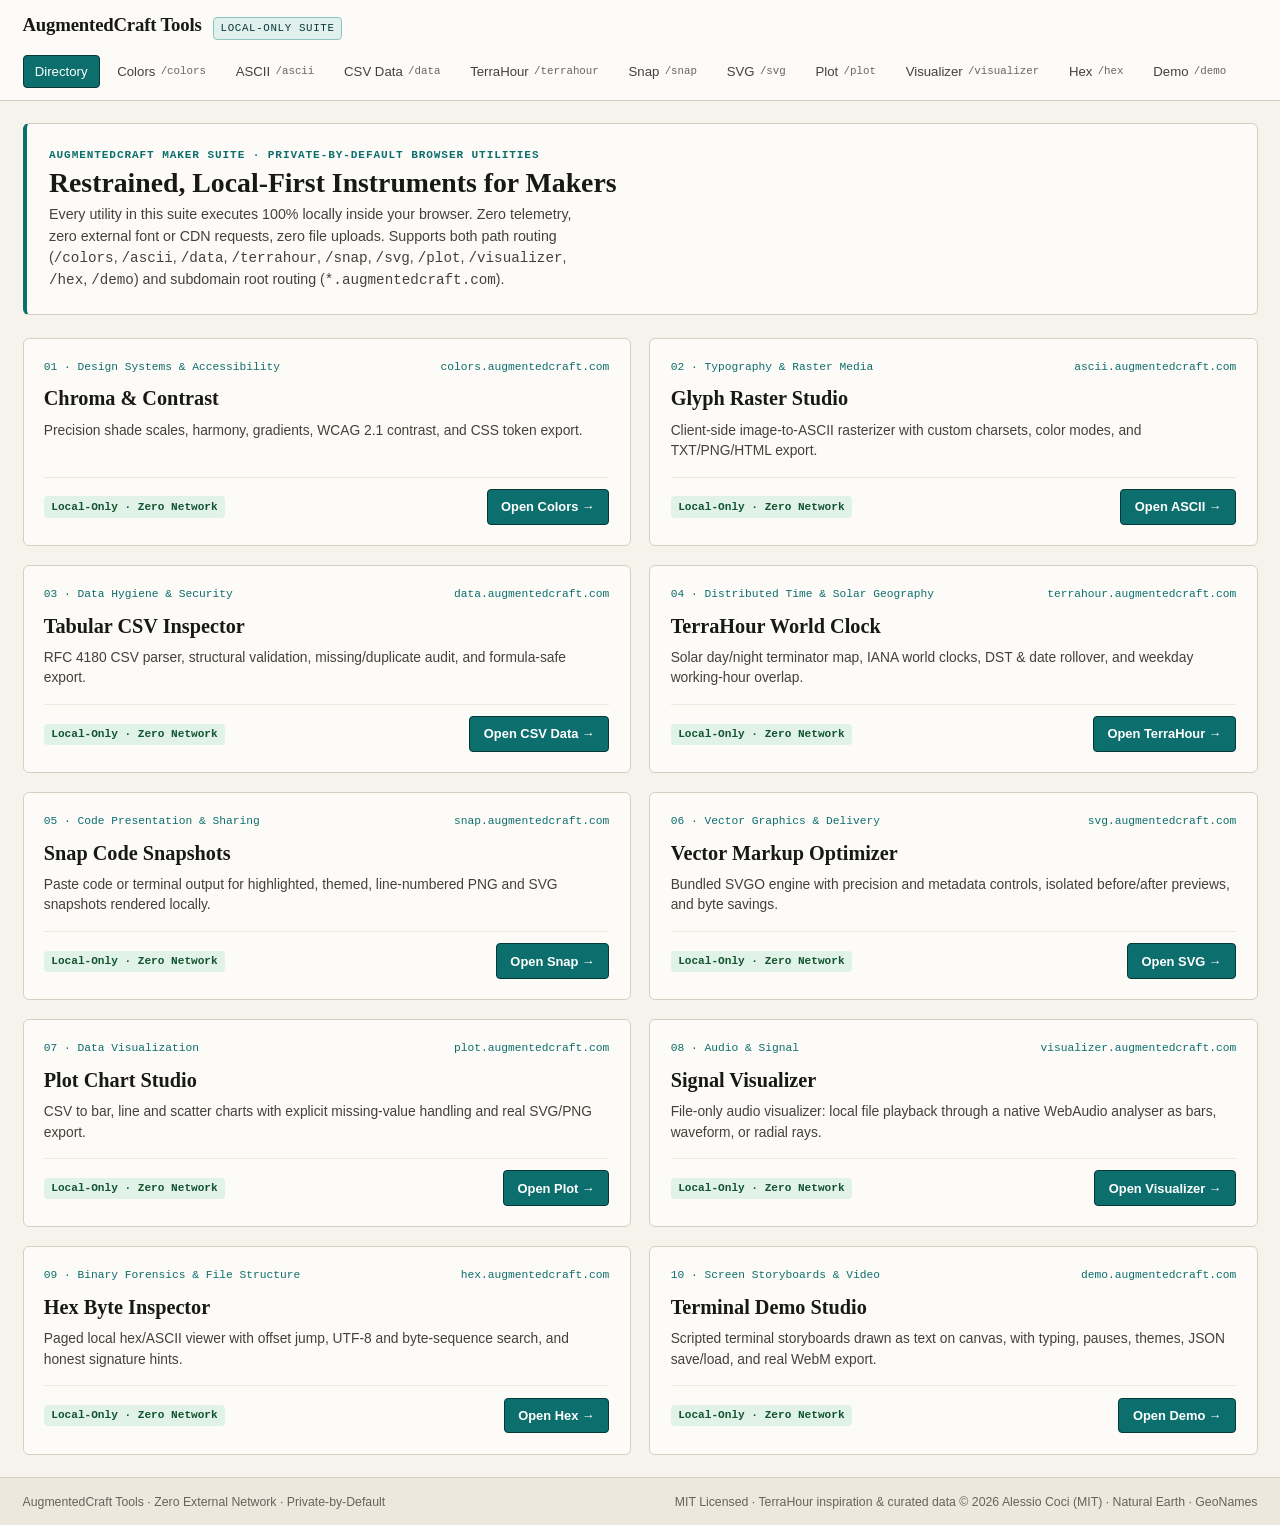
<file: index.html>
<!DOCTYPE html>
<html lang="en">
<head>
  <meta charset="UTF-8" />
  <meta name="viewport" content="width=device-width, initial-scale=1.0" />
  <meta name="description" content="AugmentedCraft Tools — Private-by-default browser-native utilities for makers: Colors, ASCII, CSV Data, TerraHour, Snap, SVG, Plot, Visualizer, Hex, and Demo." />
  <title>AugmentedCraft Tools — Browser-Native Maker Suite</title>
  <script type="module" crossorigin src="/assets/index-iXBiWmP9.js"></script>
  <link rel="stylesheet" crossorigin href="/assets/index-Cx0c1ZrE.css">
</head>
<body>
  <a href="#main-content" class="skip-link">Skip to main workspace</a>
  <div id="app"></div>
</body>
</html>
</file>
<file: assets/index-Cx0c1ZrE.css>
:root{--bg-paper:#f6f3ec;--bg-surface:#fdfbf7;--bg-recessed:#ede8dd;--bg-subtle:#e5dfd2;--ink-primary:#181816;--ink-secondary:#43413b;--ink-muted:#66635b;--teal-primary:#0d6e6e;--teal-hover:#095252;--teal-deep:#063838;--teal-tint:#dff0ed;--teal-border:#8ec4be;--status-pass-bg:#e1f2e8;--status-pass-ink:#125430;--status-warn-bg:#faeed7;--status-warn-ink:#6e4808;--status-err-bg:#fbe5e3;--status-err-ink:#7d1a14;--status-err-border:#dc8c85;--border-hairline:#d6cfc2;--border-strong:#9e9789;--font-editorial:"Iowan Old Style", "Palatino Linotype", "URW Palladio L", P052, Georgia, serif;--font-sans:-apple-system, BlinkMacSystemFont, "Segoe UI", Roboto, Oxygen, Ubuntu, Cantarell, sans-serif;--font-mono:ui-monospace, "SFMono-Regular", "JetBrains Mono", Menlo, Monaco, Consolas, monospace;--radius-sm:4px;--radius-md:6px;--shadow-card:0 1px 3px #1818160d;--transition-calm:.14s ease-out}*,:before,:after{box-sizing:border-box}html,body{background-color:var(--bg-paper);color:var(--ink-primary);font-family:var(--font-sans);-webkit-font-smoothing:antialiased;margin:0;padding:0;font-size:15px;line-height:1.5}.skip-link{z-index:999;background:var(--teal-primary);color:#fff;border-radius:var(--radius-sm);padding:.5rem 1rem;font-weight:600;text-decoration:none;position:absolute;top:-100px;left:1rem}.skip-link:focus{top:.75rem}:focus-visible{outline:2px solid var(--teal-primary);outline-offset:2px}.suite-shell{flex-direction:column;min-height:100vh;display:flex}.suite-header{background:var(--bg-surface);border-bottom:1px solid var(--border-hairline);z-index:20;padding:.75rem 1.5rem;position:sticky;top:0}.header-inner{flex-wrap:wrap;justify-content:space-between;align-items:center;gap:1rem;max-width:1320px;margin:0 auto;display:flex}.brand-group{align-items:baseline;gap:.75rem;display:flex}.brand-link{font-family:var(--font-editorial);color:var(--ink-primary);letter-spacing:-.01em;font-size:1.25rem;font-weight:700;text-decoration:none}.brand-link:hover{color:var(--teal-primary)}.brand-badge{font-family:var(--font-mono);text-transform:uppercase;letter-spacing:.06em;background:var(--teal-tint);color:var(--teal-deep);border:1px solid var(--teal-border);border-radius:var(--radius-sm);padding:.15rem .45rem;font-size:.72rem}.suite-nav{flex-wrap:wrap;align-items:center;gap:.35rem;display:flex}.nav-link{border-radius:var(--radius-sm);color:var(--ink-secondary);transition:background-color var(--transition-calm), color var(--transition-calm);border:1px solid #0000;align-items:center;gap:.35rem;padding:.4rem .75rem;font-size:.88rem;font-weight:500;text-decoration:none;display:inline-flex}.nav-link:hover{background:var(--bg-recessed);color:var(--ink-primary)}.nav-link[aria-current=page]{background:var(--teal-primary);color:#fff;border-color:var(--teal-deep)}.nav-code{font-family:var(--font-mono);opacity:.8;font-size:.72rem}.suite-main{flex:1;width:100%;max-width:1320px;margin:0 auto;padding:1.5rem}.suite-footer{border-top:1px solid var(--border-hairline);background:var(--bg-recessed);color:var(--ink-muted);padding:1rem 1.5rem;font-size:.82rem}.footer-inner{flex-wrap:wrap;justify-content:space-between;align-items:center;gap:.75rem;max-width:1320px;margin:0 auto;display:flex}.workspace-header{border-bottom:1px solid var(--border-hairline);flex-wrap:wrap;justify-content:space-between;align-items:flex-end;gap:1rem;margin-bottom:1.25rem;padding-bottom:1rem;display:flex}.workspace-kicker{font-family:var(--font-mono);text-transform:uppercase;letter-spacing:.08em;color:var(--teal-primary);margin:0 0 .25rem;font-size:.74rem;font-weight:600}.workspace-title{font-family:var(--font-editorial);color:var(--ink-primary);margin:0 0 .35rem;font-size:1.85rem;line-height:1.15}.workspace-subtitle{color:var(--ink-secondary);max-width:68ch;margin:0;font-size:.95rem}.panel-grid{grid-template-columns:repeat(12,minmax(0,1fr));gap:1.25rem;display:grid}.panel-grid>*{min-width:0}.col-4{grid-column:span 4}.col-5{grid-column:span 5}.col-6{grid-column:span 6}.col-7{grid-column:span 7}.col-8{grid-column:span 8}.col-12{grid-column:span 12}.panel{background:var(--bg-surface);border:1px solid var(--border-hairline);border-radius:var(--radius-md);box-shadow:var(--shadow-card);padding:1.15rem}.panel-title{font-family:var(--font-editorial);border-bottom:1px solid var(--border-hairline);justify-content:space-between;align-items:center;margin:0 0 .75rem;padding-bottom:.45rem;font-size:1.12rem;font-weight:700;display:flex}.directory-hero{background:var(--bg-surface);border:1px solid var(--border-hairline);border-left:4px solid var(--teal-primary);border-radius:var(--radius-md);margin-bottom:1.5rem;padding:1.5rem}.directory-grid{grid-template-columns:repeat(2,1fr);gap:1.25rem;display:grid}.tool-card{background:var(--bg-surface);border:1px solid var(--border-hairline);border-radius:var(--radius-md);transition:border-color var(--transition-calm), transform var(--transition-calm);flex-direction:column;justify-content:space-between;padding:1.35rem;display:flex}.tool-card:hover{border-color:var(--teal-primary)}.tool-card-meta{font-family:var(--font-mono);color:var(--teal-primary);justify-content:space-between;align-items:center;margin-bottom:.5rem;font-size:.75rem;display:flex}.tool-card h2{font-family:var(--font-editorial);margin:0 0 .45rem;font-size:1.35rem}.tool-card p{color:var(--ink-secondary);margin:0 0 1rem;font-size:.92rem}.tool-card-actions{border-top:1px solid var(--bg-recessed);justify-content:space-between;align-items:center;padding-top:.75rem;display:flex}.control-group{flex-direction:column;gap:.3rem;margin-bottom:.85rem;display:flex}.control-row{flex-wrap:wrap;align-items:center;gap:.75rem;display:flex}label,.field-label{color:var(--ink-secondary);font-size:.82rem;font-weight:600}input[type=text],input[type=number],input[type=search],select,textarea{width:100%;font-family:var(--font-sans);color:var(--ink-primary);background:var(--bg-paper);border:1px solid var(--border-strong);border-radius:var(--radius-sm);padding:.48rem .65rem;font-size:.9rem}input.mono-input,textarea.mono-input{font-family:var(--font-mono);font-size:.84rem}input[type=color]{border:1px solid var(--border-strong);border-radius:var(--radius-sm);background:var(--bg-paper);cursor:pointer;width:44px;height:36px;padding:2px}input[type=range]{width:100%;accent-color:var(--teal-primary)}.btn{border-radius:var(--radius-sm);border:1px solid var(--border-strong);background:var(--bg-paper);color:var(--ink-primary);cursor:pointer;transition:background-color var(--transition-calm), border-color var(--transition-calm);justify-content:center;align-items:center;gap:.4rem;padding:.48rem .9rem;font-size:.86rem;font-weight:600;text-decoration:none;display:inline-flex}.btn:hover{background:var(--bg-subtle)}.btn-primary{background:var(--teal-primary);color:#fff;border-color:var(--teal-deep)}.btn-primary:hover{background:var(--teal-hover)}.btn-sm{padding:.3rem .6rem;font-size:.78rem}.alert-banner{border-radius:var(--radius-sm);border:1px solid var(--status-err-border);background:var(--status-err-bg);color:var(--status-err-ink);margin-bottom:1rem;padding:.65rem .9rem;font-size:.86rem;font-weight:500}.notice-banner{border-radius:var(--radius-sm);border:1px solid var(--teal-border);background:var(--teal-tint);color:var(--teal-deep);margin-bottom:1rem;padding:.6rem .9rem;font-size:.84rem}.badge{border-radius:var(--radius-sm);font-family:var(--font-mono);align-items:center;padding:.15rem .5rem;font-size:.74rem;font-weight:600;display:inline-flex}.badge-pass{background:var(--status-pass-bg);color:var(--status-pass-ink)}.badge-warn{background:var(--status-warn-bg);color:var(--status-warn-ink)}.badge-fail{background:var(--status-err-bg);color:var(--status-err-ink)}.shades-grid{grid-template-columns:repeat(5,1fr);gap:.6rem;display:grid}.shade-card{border:1px solid var(--border-hairline);border-radius:var(--radius-sm);background:var(--bg-paper);overflow:hidden}.shade-swatch{border-bottom:1px solid var(--border-hairline);width:100%;height:52px}.shade-meta{font-family:var(--font-mono);flex-direction:column;gap:.15rem;padding:.4rem .5rem;font-size:.74rem;display:flex}.harmony-strip{grid-template-columns:repeat(auto-fit,minmax(110px,1fr));gap:.6rem;display:grid}.harmony-item{border:1px solid var(--border-hairline);border-radius:var(--radius-sm);background:var(--bg-paper);font-family:var(--font-mono);padding:.45rem;font-size:.75rem}.harmony-color-box{border:1px solid #0000001f;border-radius:3px;height:36px;margin-bottom:.35rem}.gradient-preview{border-radius:var(--radius-sm);border:1px solid var(--border-strong);height:76px;margin-bottom:.6rem}.contrast-preview-box{border-radius:var(--radius-sm);border:1px solid var(--border-strong);margin-bottom:.75rem;padding:1rem}.dropzone{border:2px dashed var(--teal-border);background:var(--bg-paper);border-radius:var(--radius-md);text-align:center;cursor:pointer;margin-bottom:.85rem;padding:1rem}.dropzone.dragover{background:var(--teal-tint);border-color:var(--teal-primary)}.ascii-output-wrap{grid-template-columns:minmax(0,1fr);gap:1rem;display:grid}.ascii-output-wrap>*{min-width:0}.ascii-pre{background:var(--bg-paper);color:var(--ink-primary);border:1px solid var(--border-hairline);border-radius:var(--radius-sm);font-family:var(--font-mono);letter-spacing:.04em;max-height:400px;margin:0;padding:.85rem;font-size:8px;line-height:1.05;overflow-x:auto}.ascii-canvas{border:1px solid var(--border-hairline);border-radius:var(--radius-sm);max-width:100%;height:auto;display:block}.metrics-strip{grid-template-columns:repeat(5,1fr);gap:.75rem;margin-bottom:1rem;display:grid}.metric-box{background:var(--bg-paper);border:1px solid var(--border-hairline);border-radius:var(--radius-sm);padding:.65rem .8rem}.metric-label{color:var(--ink-muted);text-transform:uppercase;letter-spacing:.04em;font-size:.75rem;font-family:var(--font-mono)}.metric-value{font-family:var(--font-editorial);color:var(--ink-primary);font-size:1.45rem;font-weight:700}.table-scroll{border:1px solid var(--border-hairline);border-radius:var(--radius-sm);max-height:440px;overflow-x:auto}.data-table{border-collapse:collapse;width:100%;font-size:.84rem}.data-table th,.data-table td{border-bottom:1px solid var(--border-hairline);text-align:left;vertical-align:top;white-space:pre-wrap;padding:.5rem .7rem}.data-table th{background:var(--bg-recessed);font-weight:700;position:sticky;top:0}.data-table td.cell-missing{background:var(--status-warn-bg);color:var(--status-warn-ink);font-style:italic}.data-table td.cell-formula{background:var(--status-err-bg);color:var(--status-err-ink);font-family:var(--font-mono)}.terrahour-map-wrap{border:1px solid var(--border-strong);border-radius:var(--radius-sm);background:#102024;margin-bottom:.75rem;overflow:hidden}.terrahour-canvas{width:100%;height:auto;display:block}.overlap-bar-grid{border:1px solid var(--border-strong);border-radius:var(--radius-sm);background:var(--bg-recessed);grid-template-columns:repeat(96,1fr);height:22px;margin:.5rem 0;display:grid;overflow:hidden}.overlap-slot{height:100%}.overlap-slot.slot-open{background:var(--teal-primary)}.overlap-slot.slot-partial{background:#9ec5bf}.clocks-grid{grid-template-columns:repeat(auto-fill,minmax(275px,1fr));gap:.85rem;display:grid}.clock-card{background:var(--bg-paper);border:1px solid var(--border-hairline);border-radius:var(--radius-sm);flex-direction:column;gap:.45rem;padding:.85rem;display:flex}.clock-card-top{justify-content:space-between;align-items:flex-start;gap:.5rem;display:flex}.clock-city-name{font-family:var(--font-editorial);margin:0;font-size:1.15rem;font-weight:700}.clock-time-big{font-family:var(--font-mono);color:var(--teal-deep);font-size:1.4rem;font-weight:700}.clock-badges{flex-wrap:wrap;gap:.35rem;display:flex}.search-results-list{border:1px solid var(--border-hairline);border-radius:var(--radius-sm);background:var(--bg-paper);max-height:210px;margin:.5rem 0 0;padding:0;list-style:none;overflow-y:auto}.search-result-item{border-bottom:1px solid var(--border-hairline);justify-content:space-between;align-items:center;padding:.4rem .65rem;font-size:.84rem;display:flex}@media (width<=960px){.col-4,.col-5,.col-6,.col-7,.col-8{grid-column:span 12}.directory-grid{grid-template-columns:1fr}.shades-grid,.metrics-strip{grid-template-columns:repeat(2,1fr)}}@media (width<=600px){.suite-header,.suite-main,.suite-footer{padding-left:1rem;padding-right:1rem}.workspace-title{font-size:1.45rem}}.snap-input{resize:vertical;white-space:pre;tab-size:4;min-height:15rem;line-height:1.45;overflow:auto}.snap-help{color:var(--ink-muted);font-size:.76rem}.snap-options{grid-template-columns:repeat(2,minmax(0,1fr));column-gap:.85rem;display:grid}.snap-options>*{min-width:0}.snap-span-2{grid-column:1/-1}.snap-range-head{justify-content:space-between;align-items:baseline;gap:.5rem;display:flex}.snap-range-head output{font-family:var(--font-mono);color:var(--ink-muted);font-size:.76rem}.snap-check{cursor:pointer;align-items:center;gap:.4rem;display:inline-flex}.snap-meta{font-family:var(--font-mono);color:var(--ink-muted);flex-wrap:wrap;justify-content:space-between;gap:.5rem;margin:0 0 .75rem;font-size:.76rem;display:flex}.snap-preview{background:var(--bg-recessed);border:1px solid var(--border-hairline);border-radius:var(--radius-sm);justify-content:center;padding:1rem;display:flex;overflow:hidden}.snap-canvas{border-radius:var(--radius-sm);max-width:100%;height:auto;display:block;box-shadow:0 6px 18px #1818161f}@media (width<=600px){.snap-options{grid-template-columns:minmax(0,1fr)}.snap-preview{padding:.5rem}}.svg-warning{border-radius:var(--radius-sm);border:1px solid #e3c48a;border-left:4px solid var(--status-warn-ink);background:var(--status-warn-bg);color:var(--status-warn-ink);overflow-wrap:anywhere;margin-bottom:1.1rem;padding:.7rem .95rem;font-size:.86rem}.svg-warning strong{color:#4f3305}.svg-grid{align-items:start}.svg-dropzone{flex-direction:column;align-items:center;gap:.25rem;display:flex}.svg-dropzone-hint{color:var(--ink-muted);font-size:.8rem}.svg-filename{font-family:var(--font-mono);color:var(--teal-deep);overflow-wrap:anywhere;max-width:100%;font-size:.76rem}.svg-file-input{opacity:0;pointer-events:none;width:1px;height:1px;position:absolute}.svg-textarea{resize:vertical;white-space:pre;max-width:100%;min-height:9rem;line-height:1.4;overflow:auto}.svg-output{background:var(--bg-surface);min-height:11rem}.svg-actions{margin-bottom:.6rem}.svg-limits-note,.svg-privacy{color:var(--ink-muted);margin:0 0 .9rem;font-size:.78rem}.svg-privacy{border-top:1px solid var(--bg-recessed);margin:.75rem 0 0;padding-top:.6rem}.svg-options-title{margin-top:.4rem}.svg-toggles{border:0;gap:.45rem;min-width:0;margin:0;padding:0;display:grid}.svg-toggles legend{margin-bottom:.4rem}.svg-toggle{cursor:pointer;align-items:flex-start;gap:.55rem;font-weight:500;display:flex}.svg-toggle input{accent-color:var(--teal-primary);margin-top:.2rem}.svg-toggle-label{color:var(--ink-primary);font-weight:600;display:block}.svg-toggle-hint{color:var(--ink-muted);font-size:.76rem;font-weight:400;display:block}.svg-status{font-family:var(--font-mono);color:var(--teal-primary);font-size:.74rem;font-weight:500}.svg-metrics{grid-template-columns:repeat(4,minmax(0,1fr))}.svg-metrics .metric-value{overflow-wrap:anywhere;font-size:1.25rem}.svg-active-warning{border-radius:var(--radius-sm);border:1px solid var(--status-err-border);background:var(--status-err-bg);color:var(--status-err-ink);margin-bottom:1rem;padding:.6rem .9rem;font-size:.84rem}.svg-active-list{margin:.35rem 0 0;padding-left:1.2rem}.svg-previews{grid-template-columns:repeat(2,minmax(0,1fr));gap:.85rem;margin-bottom:1rem;display:grid}.svg-preview{min-width:0;margin:0}.svg-preview figcaption{color:var(--ink-secondary);justify-content:space-between;gap:.5rem;margin-bottom:.3rem;font-size:.82rem;font-weight:600;display:flex}.svg-preview-note{font-family:var(--font-mono);color:var(--ink-muted);font-size:.7rem;font-weight:500}.svg-preview-frame{border:1px solid var(--border-hairline);border-radius:var(--radius-sm);background:var(--bg-paper);width:100%;height:260px;display:block}.svg-download-row{flex-wrap:wrap;align-items:center;gap:.85rem;display:flex}.svg-download-row .btn[disabled]{opacity:.55;cursor:not-allowed}.svg-download-note{color:var(--status-warn-ink);flex:260px;margin:0;font-size:.8rem}@media (width<=960px){.svg-metrics{grid-template-columns:repeat(2,minmax(0,1fr))}}@media (width<=640px){.svg-previews{grid-template-columns:minmax(0,1fr)}.svg-preview-frame{height:200px}}.plot-app .plot-side{flex-direction:column;gap:1.25rem;display:flex}.plot-app .plot-dataset-info{font-family:var(--font-mono);color:var(--teal-deep);background:var(--teal-tint);border:1px solid var(--teal-border);border-radius:var(--radius-sm);overflow-wrap:anywhere;margin:0 0 .75rem;padding:.35rem .55rem;font-size:.78rem}.plot-app input[type=file]{max-width:100%;font-size:.84rem}.plot-app textarea{resize:vertical;min-height:7rem}.plot-app .plot-fieldset{border:0;min-width:0;margin:0 0 .85rem;padding:0}.plot-app .plot-fieldset legend{margin-bottom:.3rem;padding:0}.plot-app .plot-type-group{flex-wrap:wrap;gap:.4rem;display:flex}.plot-app .plot-type-option{border:1px solid var(--border-strong);border-radius:var(--radius-sm);background:var(--bg-paper);color:var(--ink-primary);cursor:pointer;transition:background-color var(--transition-calm), border-color var(--transition-calm);align-items:center;gap:.4rem;padding:.38rem .7rem;font-weight:600;display:inline-flex}.plot-app .plot-type-option:has(input:checked){background:var(--teal-tint);border-color:var(--teal-primary);color:var(--teal-deep)}.plot-app .plot-type-option input{accent-color:var(--teal-primary);margin:0}.plot-app .plot-type-option input:focus-visible{outline:2px solid var(--teal-primary);outline-offset:2px}.plot-app .plot-two-col{grid-template-columns:repeat(2,minmax(0,1fr));gap:0 .75rem;display:grid}.plot-app .plot-two-col>*{min-width:0}.plot-app select:disabled{opacity:.6;cursor:not-allowed}.plot-app .plot-help{color:var(--ink-muted);margin:0;font-size:.78rem}.plot-app .plot-output{min-width:0}.plot-app .plot-preview{background:var(--bg-surface);border:1px solid var(--border-hairline);border-radius:var(--radius-sm);justify-content:center;align-items:center;min-height:12rem;display:flex;overflow:hidden}.plot-app .plot-preview svg{width:100%;max-width:100%;height:auto;max-height:75vh;display:block}.plot-app .plot-empty{color:var(--ink-muted);text-align:center;margin:0;padding:2rem 1rem;font-size:.9rem}.plot-app .plot-exclusions{color:var(--ink-secondary);overflow-wrap:anywhere;margin:.75rem 0;font-size:.86rem}.plot-app .plot-exclusions:empty{display:none}.plot-app .plot-export-row{flex-wrap:wrap;justify-content:space-between;align-items:flex-end;gap:.75rem;display:flex}.plot-app .plot-scale-group{flex:0 14rem;min-width:10rem;margin-bottom:0}.plot-app .plot-export-buttons{flex-wrap:wrap;gap:.5rem;display:flex}.plot-app .btn:disabled{opacity:.5;cursor:not-allowed}.plot-app #plot-png-size{margin-top:.4rem}.plot-app .plot-status{color:var(--status-pass-ink);min-height:1.2em;margin:.35rem 0 0;font-size:.82rem}.plot-app .plot-table-details{border-top:1px solid var(--border-hairline);margin-top:.75rem;padding-top:.6rem}.plot-app .plot-table-details summary{cursor:pointer;color:var(--ink-secondary);font-size:.86rem;font-weight:600}.plot-app .plot-table-details .table-scroll{max-height:18rem;margin-top:.5rem;overflow:auto}.plot-app .plot-caption{caption-side:top;text-align:left;color:var(--ink-muted);padding-bottom:.3rem;font-size:.78rem}@media (width<=600px){.plot-app .plot-two-col{grid-template-columns:minmax(0,1fr)}.plot-app .plot-export-buttons,.plot-app .plot-export-buttons .btn{width:100%}.plot-app .plot-preview{min-height:8rem}}@media (prefers-reduced-motion:reduce){.plot-app .plot-type-option{transition:none}}.viz-privacy{border:1px solid var(--teal-border);border-left:4px solid var(--teal-primary);border-radius:var(--radius-sm);background:var(--teal-tint);color:var(--teal-deep);max-width:100%;margin:0 0 1.1rem;padding:.6rem .9rem;font-size:.86rem}.viz{min-width:0}.viz-sr{clip:rect(0, 0, 0, 0);white-space:nowrap;border:0;width:1px;height:1px;margin:-1px;padding:0;position:absolute;overflow:hidden}.viz-layout{grid-template-columns:minmax(0,1fr) minmax(0,18.5rem);align-items:start;gap:1.25rem;display:grid}.viz-layout>*{min-width:0}.viz-stage{background:var(--bg-surface);border:1px solid var(--border-hairline);border-radius:var(--radius-md);box-shadow:var(--shadow-card);flex-direction:column;display:flex;overflow:hidden}.viz-stage[data-theme=ink]{color:#f6f3ec;background:#181816;border-color:#2c2b27}.viz-stage[data-theme=tide]{color:#f6f3ec;background:#063838;border-color:#0d4d4d}.viz-canvas-wrap{aspect-ratio:16/9;min-height:12rem;position:relative}.viz-canvas{width:100%;height:100%;display:block}.viz-overlay{max-width:calc(100% - 2rem);font-family:var(--font-mono);letter-spacing:.04em;text-align:center;color:var(--ink-secondary);background:var(--bg-surface);border:1px solid var(--border-hairline);border-radius:var(--radius-sm);pointer-events:none;margin:0;padding:.25rem .6rem;font-size:.74rem;position:absolute;bottom:.9rem;left:50%;transform:translate(-50%)}.viz-overlay[hidden]{display:none}.viz-transport{border-top:1px solid var(--border-hairline);background:var(--bg-surface);color:var(--ink-primary);grid-template-columns:auto minmax(0,1fr) minmax(0,12rem) auto;align-items:center;gap:.85rem;padding:.75rem .9rem;display:grid}.viz-seek-group,.viz-volume-group{align-items:center;gap:.55rem;min-width:0;display:flex}.viz-time{font-family:var(--font-mono);font-variant-numeric:tabular-nums;color:var(--ink-secondary);white-space:nowrap;font-size:.8rem}.viz-range{width:100%;min-width:0;accent-color:var(--teal-primary);flex:1;min-height:1.75rem;margin:0}.viz-label,.viz-field legend{letter-spacing:.02em;color:var(--ink-secondary);font-size:.78rem;font-weight:600}.viz-btn{min-height:2.25rem;font:inherit;color:var(--ink-primary);background:var(--bg-paper);border:1px solid var(--border-strong);border-radius:var(--radius-sm);cursor:pointer;white-space:nowrap;transition:background-color var(--transition-calm), border-color var(--transition-calm);justify-content:center;align-items:center;gap:.45rem;padding:.45rem .85rem;font-size:.86rem;font-weight:600;display:inline-flex}.viz-btn:hover:not(:disabled){background:var(--bg-subtle)}.viz-btn:disabled{opacity:.5;cursor:not-allowed}.viz-btn-primary{background:var(--teal-primary);border-color:var(--teal-deep);color:#fff}.viz-btn-primary:hover:not(:disabled){background:var(--teal-hover)}.viz-play{min-width:6.25rem}.viz-play-glyph{text-align:center;width:1em;font-size:.75rem}.viz-rail{background:var(--bg-surface);border:1px solid var(--border-hairline);border-radius:var(--radius-md);box-shadow:var(--shadow-card);flex-direction:column;gap:1rem;padding:1rem;display:flex}.viz-drop{border:1.5px dashed var(--teal-border);border-radius:var(--radius-md);background:var(--bg-paper);cursor:pointer;transition:background-color var(--transition-calm), border-color var(--transition-calm);flex-direction:column;gap:.25rem;padding:.9rem;display:flex;position:relative}.viz-drop:hover,.viz-drop.is-over{background:var(--teal-tint);border-color:var(--teal-primary)}.viz-drop:focus-within{outline:2px solid var(--teal-primary);outline-offset:2px}.viz-file{opacity:0;cursor:pointer;width:100%;height:100%;position:absolute;inset:0}.viz-drop-title{color:var(--teal-deep);font-size:.92rem;font-weight:700}.viz-drop-hint{color:var(--ink-muted);font-size:.76rem}.viz-file-name{font-family:var(--font-mono);color:var(--ink-primary);overflow-wrap:anywhere;margin-top:.35rem;font-size:.78rem}.viz-field{border:0;flex-direction:column;gap:.4rem;min-width:0;margin:0;padding:0;display:flex}.viz-field legend{margin-bottom:.4rem;padding:0}.viz-segmented{border:1px solid var(--border-strong);border-radius:var(--radius-sm);grid-template-columns:repeat(3,minmax(0,1fr));display:grid;overflow:hidden}.viz-seg{margin:0;display:flex;position:relative}.viz-seg+.viz-seg{border-left:1px solid var(--border-strong)}.viz-seg input{opacity:0;cursor:pointer;margin:0;position:absolute;inset:0}.viz-seg-label{min-height:2.25rem;color:var(--ink-secondary);background:var(--bg-paper);transition:background-color var(--transition-calm), color var(--transition-calm);flex:1;justify-content:center;align-items:center;padding:.5rem .3rem;font-size:.82rem;font-weight:600;display:flex}.viz-seg input:checked+.viz-seg-label{background:var(--teal-primary);color:#fff}.viz-seg input:focus-visible+.viz-seg-label{outline:2px solid var(--teal-deep);outline-offset:-4px}.viz-select{width:100%;min-height:2.25rem;font:inherit;color:var(--ink-primary);background:var(--bg-paper);border:1px solid var(--border-strong);border-radius:var(--radius-sm);padding:.4rem .6rem;font-size:.88rem}.viz-visuals{justify-content:flex-start}.viz-visuals-dot{border:1.5px solid var(--ink-muted);background:0 0;border-radius:50%;width:.6rem;height:.6rem}.viz-visuals[aria-pressed=true]{border-color:var(--teal-primary);background:var(--teal-tint);color:var(--teal-deep)}.viz-visuals[aria-pressed=true] .viz-visuals-dot{border-color:var(--teal-primary);background:var(--teal-primary)}.viz-note{color:var(--ink-muted);margin:0;font-size:.76rem}.viz-readouts{border-top:1px solid var(--border-hairline);grid-template-columns:repeat(2,minmax(0,1fr));gap:.5rem;margin:0;padding-top:.75rem;display:grid}.viz-readouts div{min-width:0}.viz-readouts dt{font-family:var(--font-mono);text-transform:uppercase;letter-spacing:.08em;color:var(--ink-muted);font-size:.68rem}.viz-readouts dd{font-family:var(--font-mono);font-variant-numeric:tabular-nums;color:var(--ink-primary);margin:.1rem 0 0;font-size:.86rem}.viz-error{border:1px solid var(--status-err-border);border-radius:var(--radius-sm);background:var(--status-err-bg);color:var(--status-err-ink);margin-top:1rem;padding:.65rem .9rem;font-size:.86rem;font-weight:500}.viz-error[hidden]{display:none}.viz-stage:fullscreen{border:0;border-radius:0;width:100vw;height:100vh}.viz-stage:fullscreen .viz-canvas-wrap{aspect-ratio:auto;flex:1;min-height:0}@media (width<=1100px){.viz-layout{grid-template-columns:minmax(0,1fr)}.viz-rail{grid-template-columns:repeat(2,minmax(0,1fr));align-items:start;display:grid}}@media (width<=760px){.viz-transport{grid-template-columns:auto minmax(0,1fr);grid-template-areas:"play fs""seek seek""vol vol"}.viz-play{grid-area:play;justify-self:start}.viz-fs{grid-area:fs;justify-self:end}.viz-seek-group{grid-area:seek}.viz-volume-group{grid-area:vol}}@media (width<=600px){.viz-rail{grid-template-columns:minmax(0,1fr)}.viz-btn,.viz-seg-label,.viz-select{min-height:44px}.viz-canvas-wrap{aspect-ratio:4/3}}@media (prefers-reduced-motion:reduce){.viz-btn,.viz-drop,.viz-seg-label{transition:none}}._app_1goz5_6{display:block}._visuallyHidden_1goz5_10{clip:rect(0 0 0 0);white-space:nowrap;border:0;width:1px;height:1px;margin:-1px;padding:0;position:absolute;overflow:hidden}._dropzone_1goz5_22{border:2px dashed var(--teal-border);background:var(--bg-paper);border-radius:var(--radius-md);text-align:center;cursor:pointer;color:var(--ink-secondary);margin-bottom:.85rem;padding:1rem;font-size:.88rem}._dropzone_1goz5_22 strong{color:var(--teal-deep)}._dropzone_1goz5_22:hover,._dragover_1goz5_39{background:var(--teal-tint);border-color:var(--teal-primary)}._summary_1goz5_44{grid-template-columns:repeat(3,minmax(0,1fr));gap:.75rem;margin-bottom:1rem;display:grid}._summaryBox_1goz5_51{background:var(--bg-paper);border:1px solid var(--border-hairline);border-radius:var(--radius-sm);min-width:0;padding:.6rem .8rem}._summaryLabel_1goz5_59{font-family:var(--font-mono);text-transform:uppercase;letter-spacing:.04em;color:var(--ink-muted);font-size:.72rem}._summaryValue_1goz5_67{overflow-wrap:anywhere;word-break:break-word;font-weight:600}._summaryNote_1goz5_73{color:var(--ink-muted);margin-top:.2rem;font-size:.78rem}._toolbar_1goz5_79{flex-wrap:wrap;justify-content:space-between;align-items:center;gap:.5rem;margin-bottom:.6rem;display:flex}._pageLabel_1goz5_88{font-family:var(--font-mono);color:var(--ink-secondary);font-size:.8rem}._gridWrap_1goz5_94{border:1px solid var(--border-hairline);border-radius:var(--radius-sm);background:var(--bg-surface);min-width:0;overflow-x:auto}._grid_1goz5_94{font-family:var(--font-mono);outline:none;min-width:max-content;padding:.5rem .6rem;font-size:.82rem;line-height:1.55}._grid_1goz5_94:focus-visible{box-shadow:inset 0 0 0 2px var(--teal-primary)}._row_1goz5_115{white-space:pre;align-items:center;gap:.9rem;display:flex}._offset_1goz5_122{color:var(--teal-primary);-webkit-user-select:none;user-select:none;font-weight:600}._hexCells_1goz5_128,._asciiCells_1goz5_129{display:flex}._hexCells_1goz5_128{gap:.18rem}._asciiCells_1goz5_129{border-left:1px solid var(--border-hairline);padding-left:.6rem}._cell_1goz5_142{text-align:center;cursor:pointer;border-radius:2px;display:inline-block}._hexCells_1goz5_128 ._cell_1goz5_142{width:2.3ch}._asciiCells_1goz5_129 ._cell_1goz5_142{width:1ch}._cell_1goz5_142[data-cls=print]{color:var(--ink-primary)}._cell_1goz5_142[data-cls=space]{color:var(--teal-primary);background:var(--teal-tint)}._cell_1goz5_142[data-cls=null]{color:var(--ink-muted)}._cell_1goz5_142[data-cls=control]{color:var(--status-warn-ink);background:var(--status-warn-bg)}._cell_1goz5_142[data-cls=high]{color:#2c4a86;background:#e6ecf7}._cell_1goz5_142[data-cls=ff]{color:var(--status-err-ink);background:var(--status-err-bg)}._cell_1goz5_142[aria-selected=true]{color:#fff;background:var(--teal-primary)}._cell_1goz5_142._active_1goz5_186{outline:2px solid var(--teal-deep);outline-offset:1px}._empty_1goz5_191{text-align:center;color:var(--ink-muted);padding:1.5rem 1rem;font-size:.9rem}._legend_1goz5_198{color:var(--ink-secondary);flex-wrap:wrap;gap:.4rem .9rem;margin:.75rem 0 0;padding:0;font-size:.78rem;list-style:none;display:flex}._legend_1goz5_198 li{align-items:center;gap:.35rem;display:inline-flex}._legend_1goz5_198 ._cell_1goz5_142{font-family:var(--font-mono);cursor:default;padding:0 .2rem}._fieldError_1goz5_221{color:var(--status-err-ink);margin:.35rem 0 0;font-size:.8rem}._status_1goz5_227{min-height:1.3em;color:var(--ink-secondary);overflow-wrap:anywhere;margin:.5rem 0 0;font-size:.82rem}._inline_1goz5_235{flex-wrap:wrap;align-items:flex-end;gap:.5rem;display:flex}._inline_1goz5_235>*{min-width:0}._grow_1goz5_246{flex:8rem}._radio_1goz5_250{flex:none;width:auto}._details_1goz5_255{grid-template-columns:max-content minmax(0,1fr);gap:.25rem .75rem;margin:0;font-size:.84rem;display:grid}._details_1goz5_255 dt{color:var(--ink-muted);font-weight:600}._details_1goz5_255 dd{font-family:var(--font-mono);overflow-wrap:anywhere;margin:0}._preview_1goz5_274{white-space:pre-wrap}._hint_1goz5_278{color:var(--ink-muted);margin:.4rem 0 0;font-size:.78rem}._app_1goz5_6 button:disabled{opacity:.55;cursor:not-allowed}._sidebar_1goz5_289{align-content:start;gap:1.25rem;display:grid}@media (width<=640px){._summary_1goz5_44{grid-template-columns:minmax(0,1fr)}._grid_1goz5_94{padding:.4rem;font-size:.78rem}._row_1goz5_115{gap:.55rem}}.demo-app [hidden]{display:none!important}.demo-app .sr-only{clip:rect(0 0 0 0);white-space:nowrap;border:0;width:1px;height:1px;margin:-1px;padding:0;position:absolute;overflow:hidden}.demo-noexec{background:var(--bg-surface);border:1px solid var(--teal-border);border-left:4px solid var(--teal-primary);border-radius:var(--radius-md);color:var(--ink-primary);align-items:center;gap:.85rem;margin:0 0 1rem;padding:.7rem .9rem;display:flex}.demo-noexec p{min-width:0;margin:0;font-size:.88rem;line-height:1.45}.demo-noexec-mark{font-family:var(--font-mono);letter-spacing:.1em;color:#fff;background:var(--teal-deep);border-radius:var(--radius-sm);flex:none;padding:.3rem .5rem;font-size:.7rem;font-weight:700}.demo-grid{align-items:start;gap:1rem}.demo-side{flex-direction:column;gap:1rem;min-width:0;display:flex}.demo-app .panel{min-width:0;padding:.95rem}.demo-app .panel-title{flex-wrap:wrap;gap:.6rem}.demo-budget{font-family:var(--font-mono);color:var(--ink-muted);flex-wrap:wrap;gap:.6rem;font-size:.72rem;font-weight:500;display:inline-flex}.demo-over{color:var(--status-err-ink);font-weight:700}.demo-fieldset{border:0;min-width:0;margin:0;padding:0}.demo-fieldset[disabled]{opacity:.62}.demo-legend{font-family:var(--font-editorial);margin-bottom:.5rem;padding:0;font-size:1rem;font-weight:700}.demo-settings{border-top:1px solid var(--border-hairline);margin-top:1rem;padding-top:.75rem}.demo-settings-grid{grid-template-columns:repeat(2,minmax(0,1fr));column-gap:.75rem;display:grid}.demo-settings-grid>*{min-width:0}.demo-settings-grid .control-group{margin-bottom:.6rem}.demo-span-2{grid-column:span 2}.demo-unit{font-family:var(--font-mono);color:var(--ink-muted);font-size:.7rem;font-weight:500}.demo-hint{color:var(--ink-muted);font-size:.78rem}.demo-steps{flex-direction:column;gap:.45rem;margin:0;padding:0;list-style:none;display:flex}.demo-step{background:var(--bg-paper);border:1px solid var(--border-hairline);border-left:3px solid var(--teal-primary);border-radius:var(--radius-sm);min-width:0;padding:.45rem .5rem .5rem;animation:.18s ease-out demo-step-in}.demo-step[data-kind=output]{border-left-color:var(--border-strong)}.demo-step-head{flex-wrap:wrap;align-items:center;gap:.4rem;margin-bottom:.35rem;display:flex}.demo-step-num{font-family:var(--font-mono);color:var(--teal-primary);font-size:.72rem;font-weight:700}.demo-step-head select{flex:9rem;width:auto;min-width:0;padding:.28rem .4rem;font-size:.8rem}.demo-step-pause{color:var(--ink-muted);align-items:center;gap:.3rem;font-size:.76rem;font-weight:500;display:inline-flex}.demo-step-pause input{width:5.2rem;padding:.28rem .4rem;font-size:.8rem}.demo-step-actions{gap:.25rem;margin-left:auto;display:inline-flex}.demo-step-actions .btn-sm{min-width:2rem;padding:.22rem .45rem}.demo-app .btn:disabled{opacity:.45;cursor:not-allowed}.demo-remove:not(:disabled):hover{background:var(--status-err-bg);color:var(--status-err-ink);border-color:var(--status-err-border)}.demo-step-text{resize:vertical;overflow-wrap:anywhere;word-break:break-all;white-space:pre-wrap;min-height:2.1rem;max-height:16rem;line-height:1.4;display:block}.demo-add-row{gap:.45rem;margin-top:.6rem}.demo-preview{background:var(--bg-recessed);border:1px solid var(--border-hairline);border-radius:var(--radius-sm);min-width:0;margin:0 0 .65rem;padding:.5rem;overflow:hidden}.demo-preview:focus-visible{outline:2px solid var(--teal-primary);outline-offset:2px}.demo-canvas{object-fit:contain;border-radius:3px;width:100%;height:auto;max-height:62vh;display:block;box-shadow:0 1px 2px #1818161f}.demo-app[data-state=recording] .demo-preview{border-color:var(--status-err-border)}.demo-transport{flex-wrap:wrap;align-items:center;gap:.5rem;display:flex}.demo-transport input[type=range]{flex:10rem;width:auto;min-width:0}.demo-transport .btn{min-width:5.2rem}.demo-transcript-wrap{margin-top:.65rem;font-size:.82rem}.demo-transcript-wrap summary{cursor:pointer;color:var(--ink-secondary);font-weight:600}.demo-transcript{background:var(--bg-paper);border:1px solid var(--border-hairline);border-radius:var(--radius-sm);max-height:12rem;font-family:var(--font-mono);white-space:pre-wrap;overflow-wrap:anywhere;margin:.45rem 0 0;padding:.6rem .7rem;font-size:.78rem;overflow:auto}.demo-support{color:var(--ink-secondary);margin:0 0 .65rem;font-size:.84rem}.demo-support-off{background:var(--status-warn-bg);color:var(--status-warn-ink);border-radius:var(--radius-sm);padding:.55rem .75rem}.demo-record-status{margin:.65rem 0 0}.demo-app .alert-banner,.demo-app .notice-banner{overflow-wrap:anywhere}.demo-app[data-state=recording] [data-testid=demo-record-status]:before{content:"";vertical-align:.05em;background:#b3261e;border-radius:50%;width:.55rem;height:.55rem;margin-right:.45rem;animation:1.1s ease-in-out infinite demo-rec-pulse;display:inline-block}.demo-video{border-radius:var(--radius-sm);background:#102024;width:100%;max-height:40vh;margin-top:.65rem;display:block}.demo-files{border-top:1px solid var(--border-hairline);flex-direction:column;gap:.45rem;margin-top:.9rem;padding-top:.75rem;display:flex}.demo-files .notice-banner,.demo-files .alert-banner{margin-bottom:0}@keyframes demo-step-in{0%{opacity:0;transform:translateY(-2px)}to{opacity:1;transform:none}}@keyframes demo-rec-pulse{50%{opacity:.35}}@media (width>=961px){.demo-steps{max-height:30rem;padding-right:.15rem;overflow-y:auto}}@media (width<=600px){.demo-noexec{flex-direction:column;align-items:flex-start;gap:.45rem}.demo-settings-grid{grid-template-columns:minmax(0,1fr)}.demo-span-2{grid-column:auto}.demo-step-actions{margin-left:0}}@media (prefers-reduced-motion:reduce){.demo-app *,.demo-app :before,.demo-app :after{transition:none!important;animation:none!important}}
</file>
